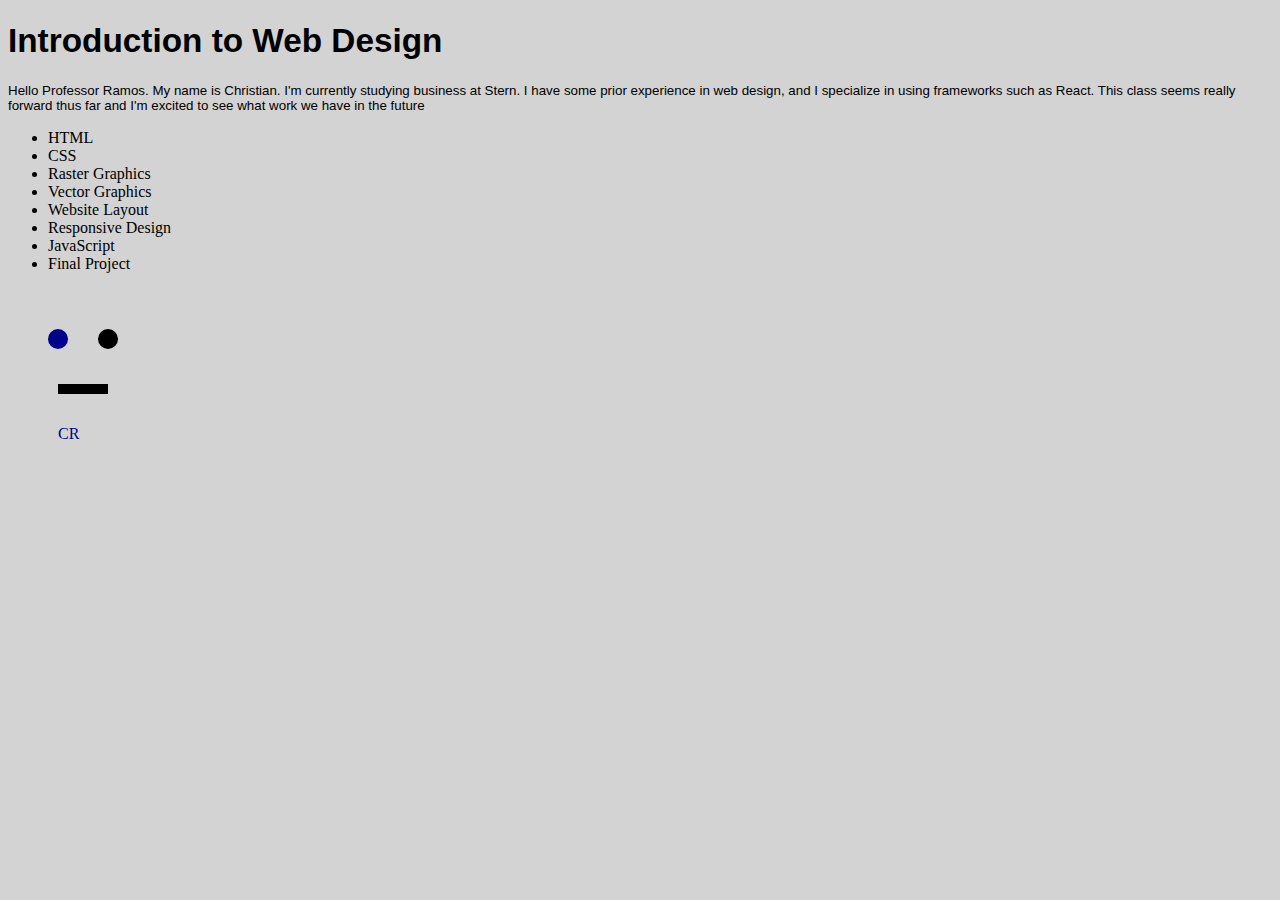
<file: index.html>
<!DOCTYPE html>
<html>

<head>
    <meta charset="utf-8">
    <title>Christian Rosario & SVG Art</title>
    <link href="styles/styles.css" rel="stylesheet">
</head>

<body>
    <h1>Introduction to Web Design</h1>
    <p>Hello Professor Ramos. My name is Christian. I'm currently studying business at Stern. I have some prior experience in
        web design, and I specialize in using frameworks such as React. This class seems really forward thus far and I'm excited
        to see what work we have in the future</p>
    <ul>
        <li>HTML</li>
        <li>CSS</li>
        <li>Raster Graphics</li>
        <li>Vector Graphics</li>
        <li>Website Layout</li>
        <li>Responsive Design</li>
        <li>JavaScript</li>
        <li>Final Project</li>
    </ul>
    <svg width="200" height="200">
        <a href="https://icons8.com/icons/set/left-eye"><circle class="svg-link" cx="50" cy="50" r="10" fill="black"/></a>
        <circle cx="100" cy="50" r="10" fill="black"/>
        <line x1="50" x2="100" y1="100" y2="100" stroke="black" stroke-width="10"/>
        <a href="https://www.sterniag.org/portfolio-team"><text class="svg-link" x="50" y="150">CR</text></a>
    </svg>
</body>

</html>
</file>
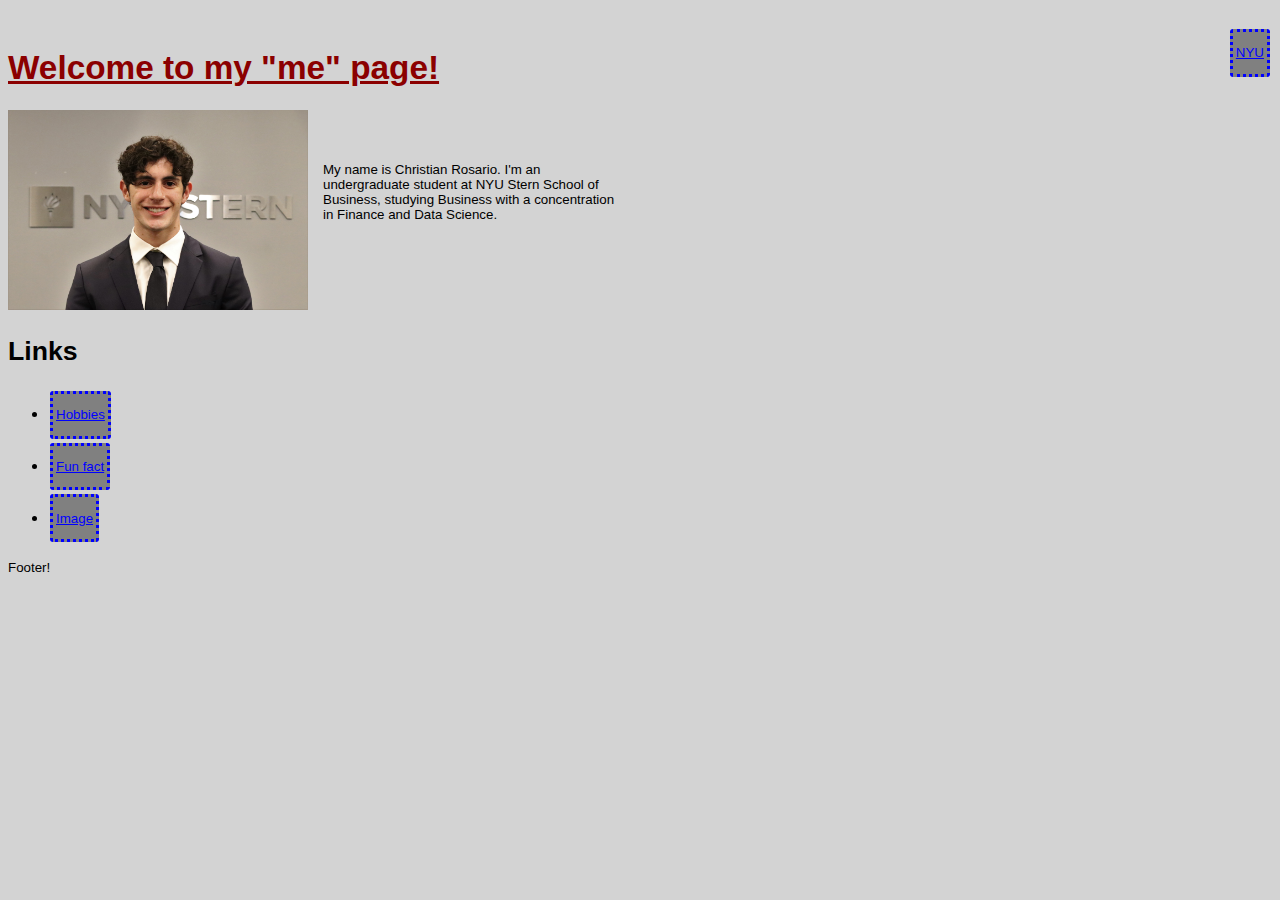
<file: me/index.html>
<!DOCTYPE html>
<html>

<head>
    <meta charset="utf-8">
    <title>About me</title>
    <link href="../styles/styles.css" rel="stylesheet">
    <style type="text/CSS">
        body {
            padding-top: 19px;
        }
        h1 {
            color: darkred;
        }
    </style>
</head>

<body>
    <header><a href="https://www.nyu.edu"><p>NYU</p></a></header>
    <main>
        <div style="">
            <h1 style="text-decoration: underline;">Welcome to my "me" page!</h1>
            <div class="flex">
                <div><img src="img/me.jpg" width="300" height="200" alt="Me"></div>
                <div class="flex-desc"><p id="fixed-text">My name is Christian Rosario. I'm an undergraduate student at NYU Stern School of Business, 
                    studying Business with a concentration in Finance and Data Science.</p></div>
            </div>
            <h2>Links</h2>
            <nav>
                <ul>
                    <li><a href="hobbies.html"><p>Hobbies</p></a></li>
                    <li><a href="fun.html"><p>Fun fact</p></a></li>
                    <li><a href="image.html"><p>Image</p></a></li>
                </ul>
            </nav>
        </div>
    </main>
    <footer><p>Footer!</p></footer>
</body>

</html>
</file>
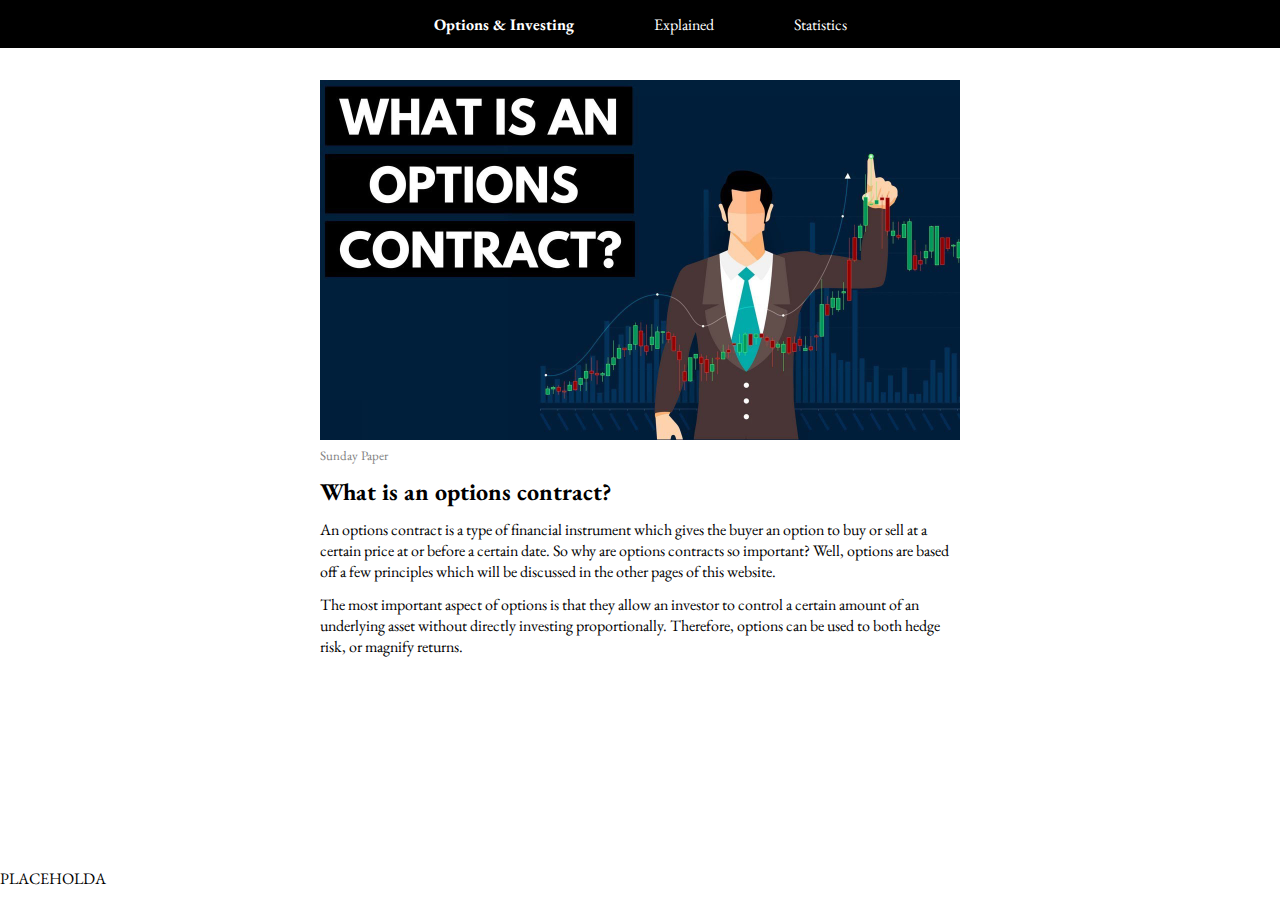
<file: topic/index.html>
<html>
        <head>
            <meta charset="utf-8">
            <meta name="viewport" content="width=device-width, initial-scale=1.0">
            <title>Statistics & Investing</title>
            <link href="../styles/new.css" rel="stylesheet">
            <script src="js/main.js" defer></script>
        </head>
        <body>
            <div class="wrapper-page">
                <div class="header">
                    <div id="home"><a href="../topic/">Options & Investing</a></div>
                    <div><a href="explained.html">Explained</a></div>
                    <div><a href="stats.html">Statistics</a></div>
                </div>
                <main>
                    <div class="body">
                        <div class="thumb"><img srcset="img/thumb-640w.jpg 640w, img/thumb-1280w.jpg 1280w"></img></div>
                        <div><p style="font-size: small; color: gray; padding-top: .5em;" id="time">Source: Who knows?</p></div>
                        <div><h2 style="padding-top: .5em;" id="title">What is an options contract?</h2></div>
                        <div><p>An options contract is a type of financial instrument which gives 
                            the buyer an option to buy or sell at a certain price at or before a certain
                            date. So why are options contracts so important? Well, options are based off a few
                            principles which will be discussed in the other pages of this website.</p></div>
                        <div><p>The most important aspect of options is that they allow an investor to control
                            a certain amount of an underlying asset without directly investing proportionally.
                            Therefore, options can be used to both hedge risk, or magnify returns.
                        </p></div>
                    </div>
                </main>
                <div class="footer"><footer onmousedown="onFooterHover(this)">PLACEHOLDA</footer></div>
            </div>
        </body>
</html>
</file>
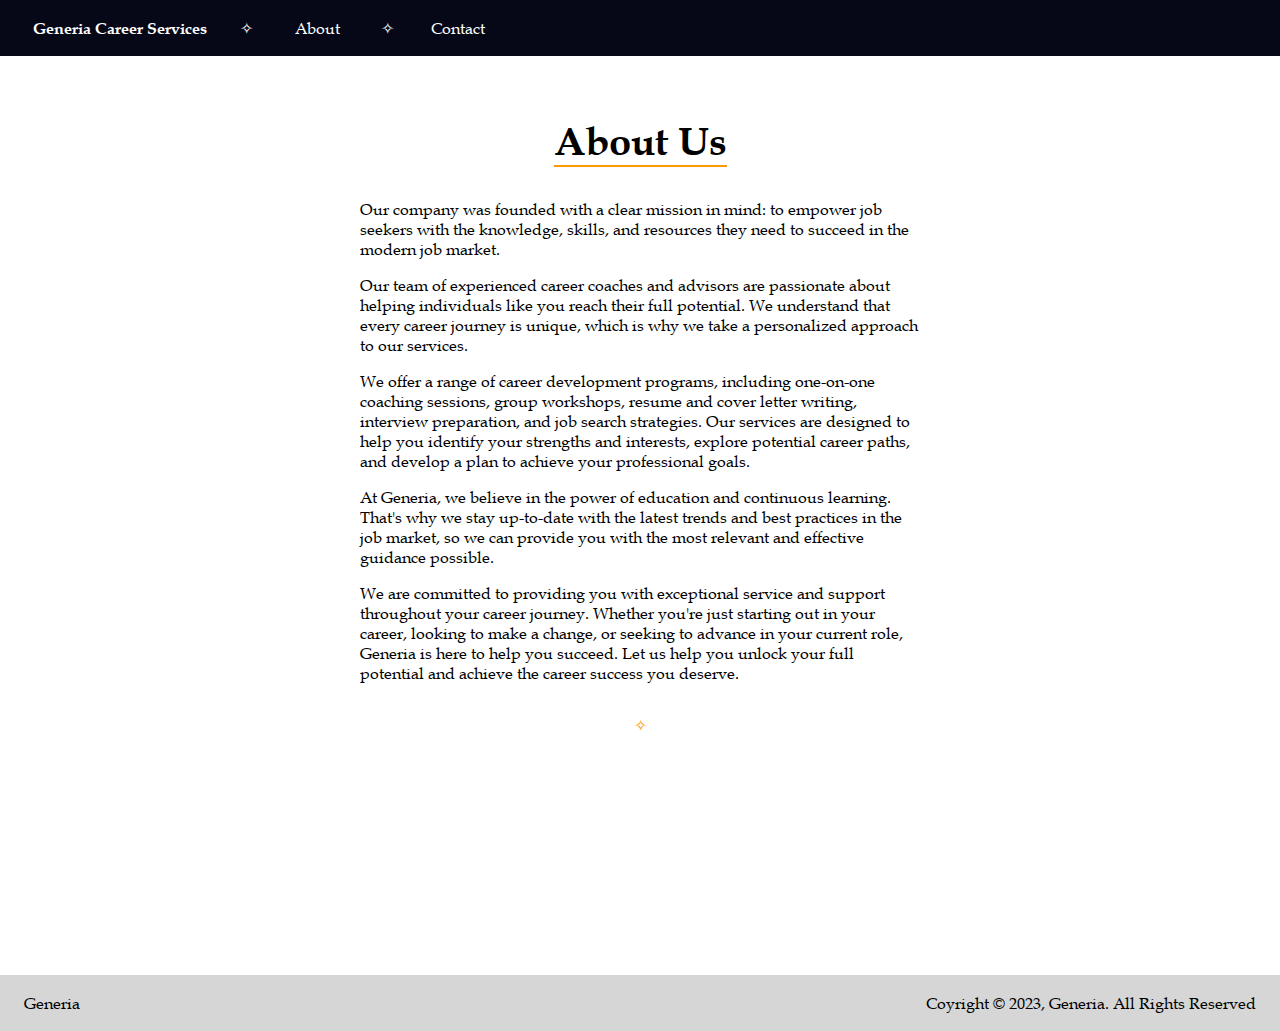
<file: final/about.html>
<!DOCTYPE html>
<html>
<head>
    <meta charset="utf-8">
    <meta name="viewport" content="width=device-width, initial-scale=1.0">
    <title>Christian Rosario & SVG Art</title>
    <link href="styles/styles.css" rel="stylesheet">
</head>
<body>
    <header>
        <div id="navbar">
            <div class="navbar-wide"><a href="index.html">Generia Career Services</a></div>
            <div class="divider"></div>
            <div><a href="about.html">About</a></div>
            <div class="divider"></div>
            <div><a href="contact.html">Contact</a></div>
        </div>
    </header>
    <main>
        <div id="content" style="padding-top: 7em;">
            <span class="heading"><h1>About Us</h1></span>
            <div class="blob">
                <p>Our company was founded with a clear mission in mind: to empower job seekers with the knowledge,
                    skills, and resources they need to succeed in the modern job market.</p>
                    <p>Our team of experienced career coaches and advisors are passionate about
                        helping individuals like you reach their full potential. We understand that
                        every career journey is unique, which is why we take a personalized approach to our services.</p>
                    <p>We offer a range of career development programs, including one-on-one coaching sessions,
                        group workshops, resume and cover letter writing, interview preparation, and job search strategies.
                        Our services are designed to help you identify your strengths and interests, explore potential career paths,
                        and develop a plan to achieve your professional goals.</p>
                    <p>At Generia, we believe in the power of education and continuous learning. That's why we stay up-to-date with
                        the latest trends and best practices in the job market, so we can provide you with the most relevant and
                        effective guidance possible.</p>
                    <p>We are committed to providing you with exceptional service and support throughout your career journey. Whether
                        you're just starting out in your career, looking to make a change, or seeking to advance in your current role,
                        Generia is here to help you succeed. Let us help you unlock your full potential and achieve the career success 
                        you deserve.</p>

            </div>
        </div>
    </main>
    <footer>
        <div id="footer">
            <div>Generia</div>
            <div>Coyright © 2023, Generia. All Rights Reserved</div>
        </div>
    </footer>
</body>
</html>
</file>
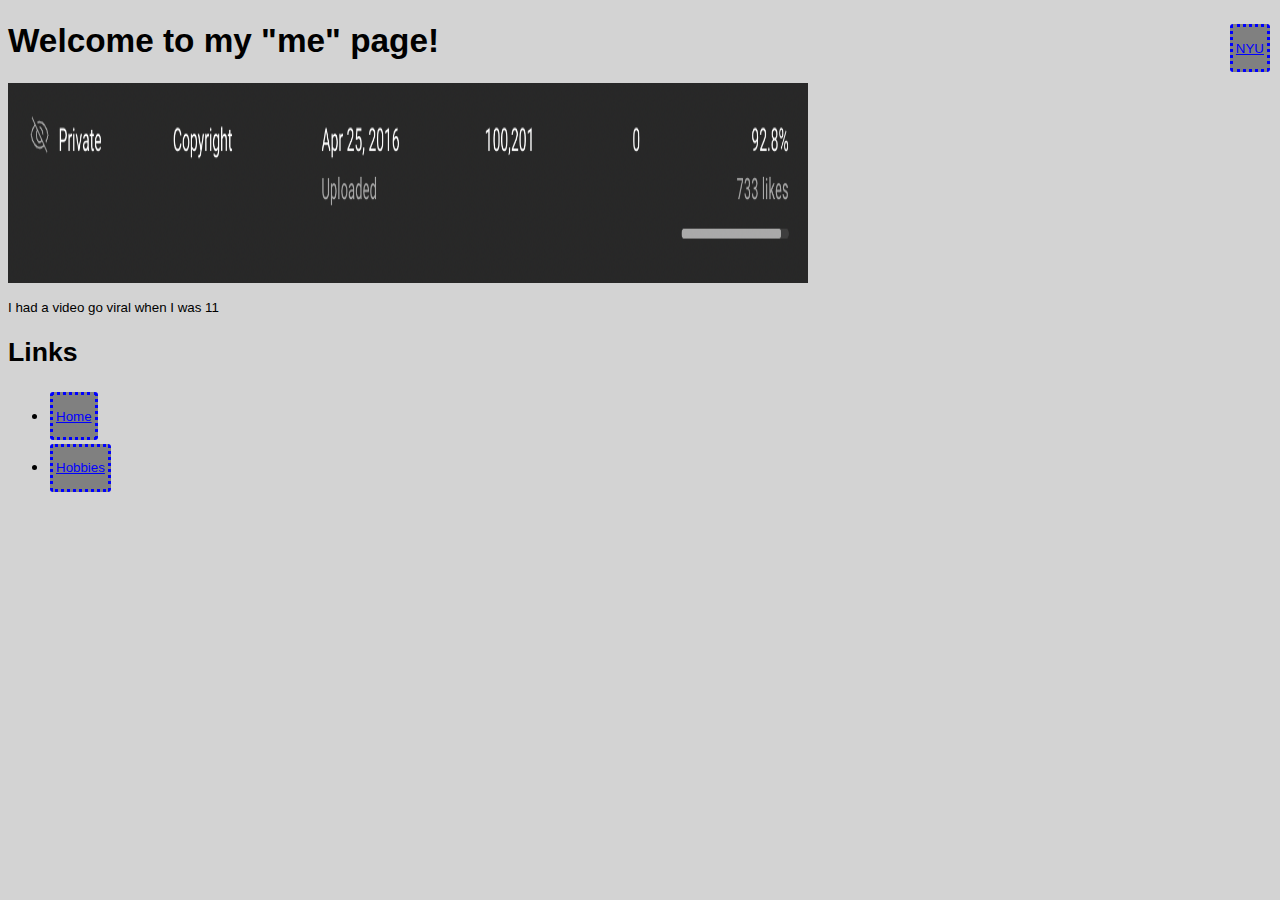
<file: me/fun.html>
<!DOCTYPE html>
<html>

<head>
    <meta charset="utf-8">
    <title>About me</title>
    <link href="../styles/styles.css" rel="stylesheet">
</head>

<body>
    <header><a href="https://www.nyu.edu"><p>NYU</p></a></header>
    <main>
        <div style="">
            <h1>Welcome to my "me" page!</h1>
            <img src="img/viral.png" width="800" height="200" alt="Viral video">
            <p>I had a video go viral when I was 11</p>
            <h2>Links</h2>
            <nav>
                <ul>
                    <li><a href="../me"><p>Home</p></a></li>
                    <li><a href="hobbies.html"><p>Hobbies</p></a></li>
                </ul>
            </nav>
        </div>
    </main>
    <footer></footer>
</body>

</html>
</file>
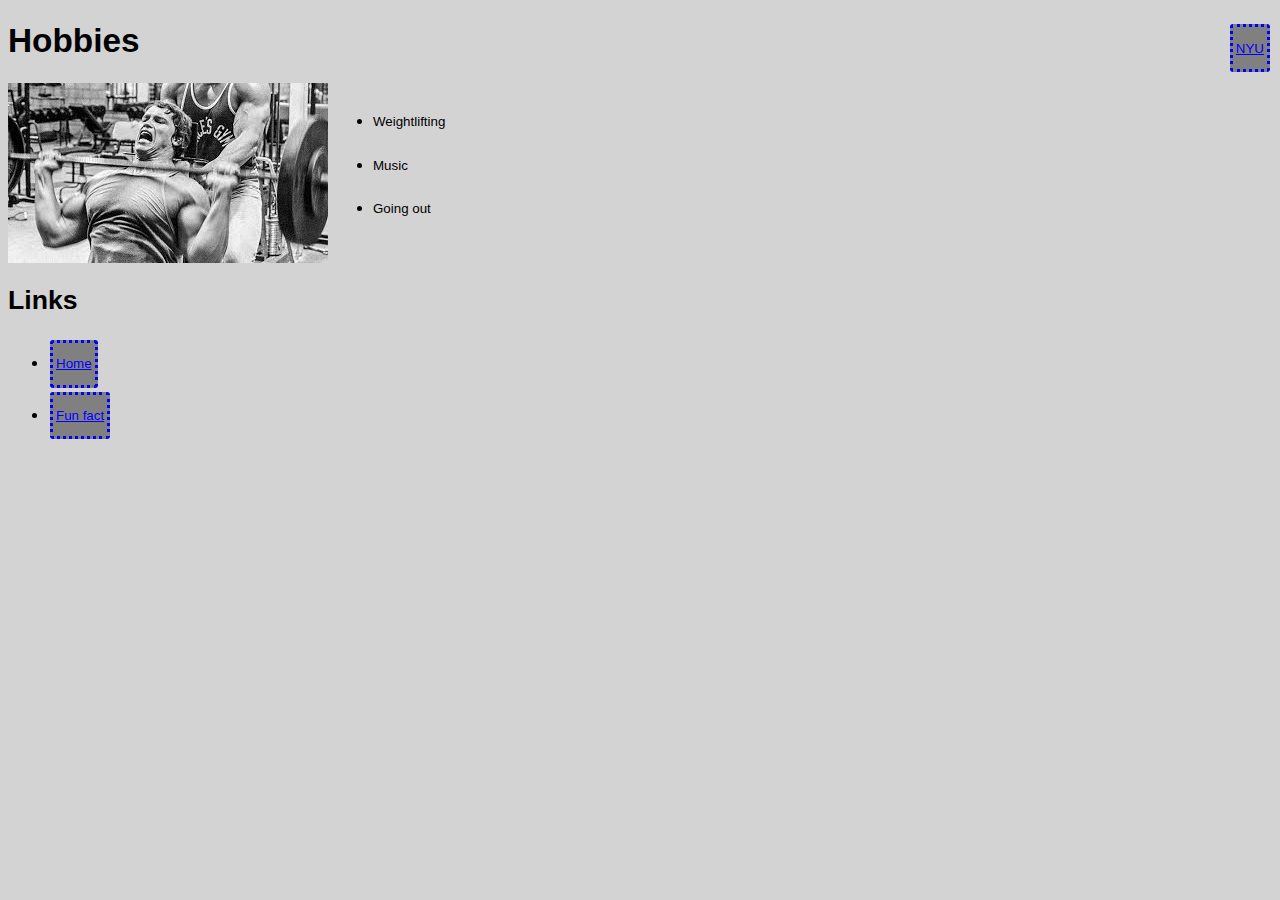
<file: me/hobbies.html>
<!DOCTYPE html>
<html>

<head>
    <meta charset="utf-8">
    <title>About me</title>
    <link href="../styles/styles.css" rel="stylesheet">
</head>

<body>
    <header><a href="https://www.nyu.edu"><p>NYU</p></a></header>
    <main>
        <div>
            <h1>Hobbies</h1>
            <div class="flex">
                <img src="img/arnold.jpg" width="320" height="180" alt="Weightlifting">
                <ul class="flex-desc">
                    <li><p>Weightlifting</p></li>
                    <li><p>Music</p></li>
                    <li><p>Going out</p></li>
                </ul>
            </div>
            <h2>Links</h2>
            <nav>
                <ul>
                    <li><a href="../me"><p>Home</p></a></li>
                    <li><a href="fun.html"><p>Fun fact</p></a></li>
                </ul>
            </nav>
        </div>
    </main>
    <footer></footer>
</body>

</html>
</file>
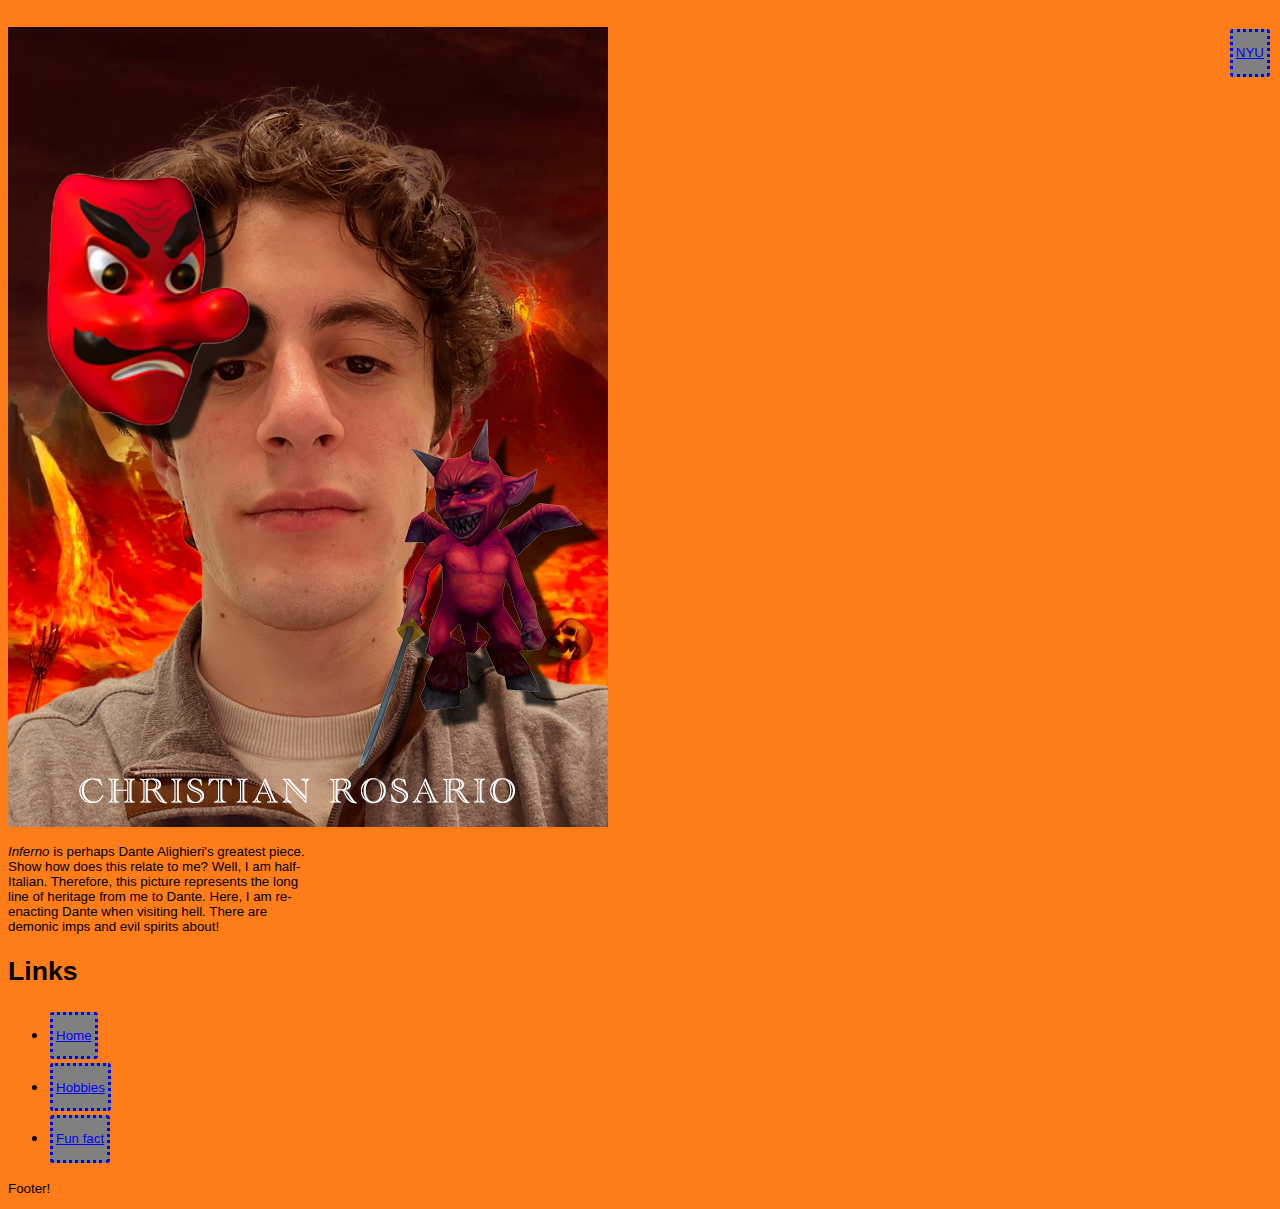
<file: me/image.html>
<!DOCTYPE html>
<html>

<head>
    <meta charset="utf-8">
    <title>About me</title>
    <link href="../styles/styles.css" rel="stylesheet">
    <style type="text/CSS">
        body {
            padding-top: 19px;
        }
        h1 {
            color: darkred;
        }
    </style>
</head>

<body style="background-color: rgba(255,125,25,255);">
    <header><a href="https://www.nyu.edu"><p>NYU</p></a></header>
    <main>
        <img src="img/christian.jpg" width="600" height="800" alt="Christian's Inferno"/>
        <div style="width: 300px;">
        <p><span style="font-style: italic;">Inferno</span> is perhaps Dante Alighieri's greatest piece. Show how does this
         relate to me? Well, I am half-Italian. Therefore, this picture represents the long line of heritage from me to Dante. Here, 
        I am re-enacting Dante when visiting hell. There are demonic imps and evil spirits about!</p></div>
        <h2>Links</h2>
            <nav>
                <ul>
                    <li><a href="../me"><p>Home</p></a></li>
                    <li><a href="hobbies.html"><p>Hobbies</p></a></li>
                    <li><a href="fun.html"><p>Fun fact</p></a></li>
                </ul>
            </nav>
    </main>
    <footer><p>Footer!</p></footer>
</body>

</html>
</file>
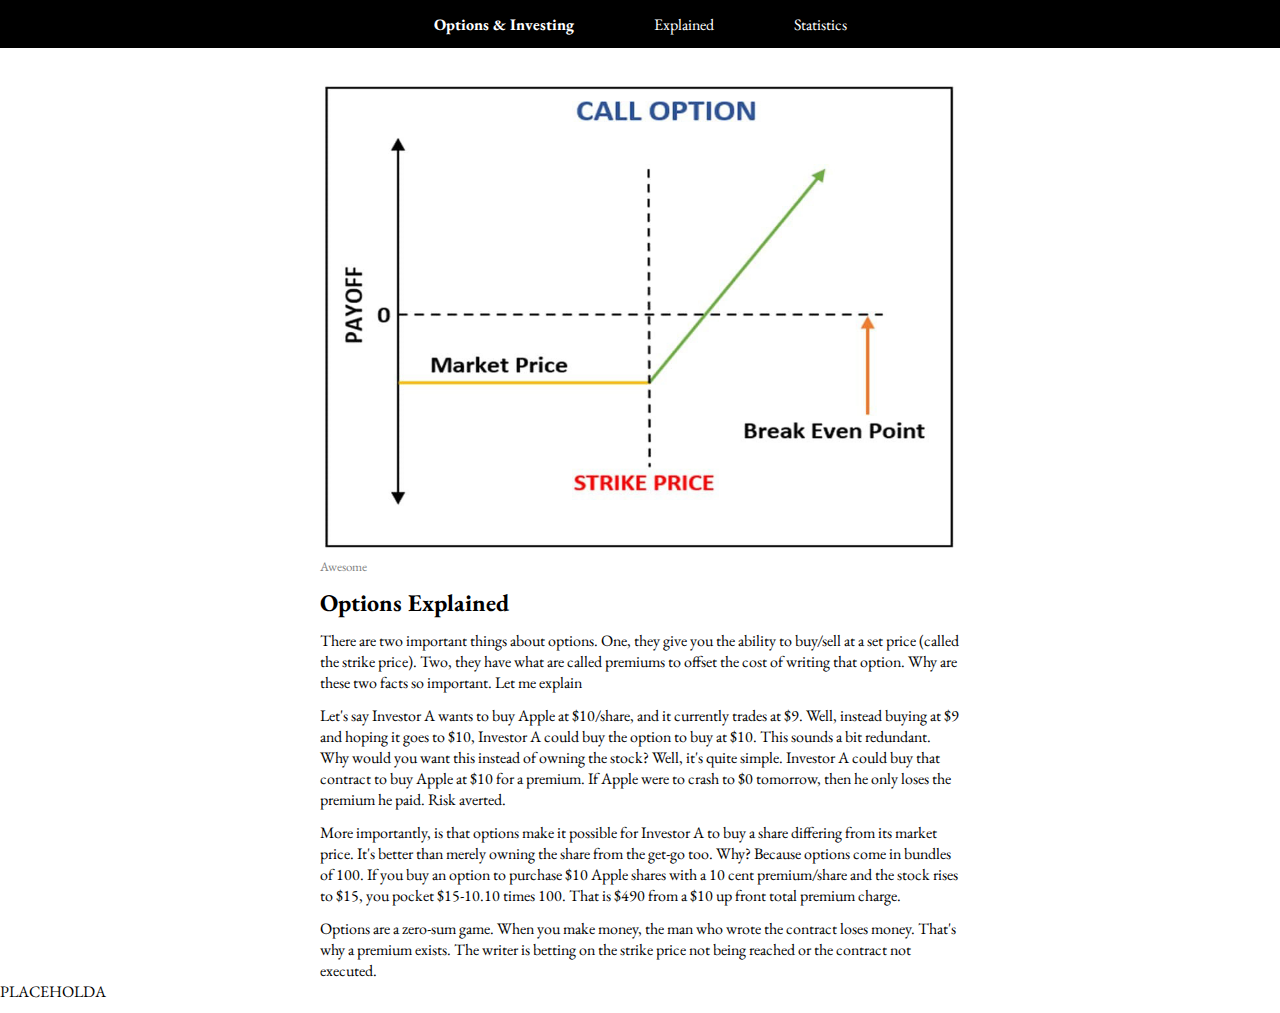
<file: topic/explained.html>
<html>
        <head>
            <meta charset="utf-8">
            <title>Statistics & Investing</title>
            <link href="../styles/new.css" rel="stylesheet">
            <script src="js/main.js"></script>
        </head>
        <body>
            <div class="wrapper-page">
                <div class="header">
                    <div id="home"><a href="../topic/">Options & Investing</a></div>
                    <div><a href="explained.html">Explained</a></div>
                    <div><a href="stats.html">Statistics</a></div>
                </div>
                <main>
                    <div class="body">
                        <div class="thumb"><img srcset="img/strike-488w.jpg 488w, img/strike-975w.jpg 975w"></img></div>
                        <div><p style="font-size: small; color: gray; padding-top: .5em;" id="time">Awesome</p></div>
                        <div><h2 style="padding-top: .5em;" id="title">Options Explained</h2></div>
                        <div><p>There are two important things about options. One, they give you the ability to buy/sell
                            at a set price (called the strike price). Two, they have what are called premiums to offset
                            the cost of writing that option. Why are these two facts so important. Let me explain
                        </p></div>
                        <div><p>Let's say Investor A wants to buy Apple at $10/share, and it currently trades at $9. Well,
                            instead buying at $9 and hoping it goes to $10, Investor A could buy the option to buy at $10.
                            This sounds a bit redundant. Why would you want this instead of owning the stock? Well, it's quite simple.
                            Investor A could buy that contract to buy Apple at $10 for a premium. If Apple were to crash to $0 tomorrow,
                            then he only loses the premium he paid. Risk averted.
                        </p></div>
                        <div><p>More importantly, is that options make it possible for Investor A to buy a share differing from its market
                            price. It's better than merely owning the share from the get-go too. Why? Because options come in bundles of 100. 
                            If you buy an option to purchase $10 Apple shares with a 10 cent premium/share and the stock rises to $15, you
                            pocket $15-10.10 times 100. That is $490 from a $10 up front total premium charge.
                        </p></div>
                        <div><p>Options are a zero-sum game. When you make money, the man who wrote the contract loses money. That's
                            why a premium exists. The writer is betting on the strike price not being reached or the contract not executed.
                        </s></p></div>
                    </div>
                </main>
                <div class="footer"><footer onmousedown="onFooterHover(this)">PLACEHOLDA</footer></div>
            </div>
        </body>
</html>
</file>
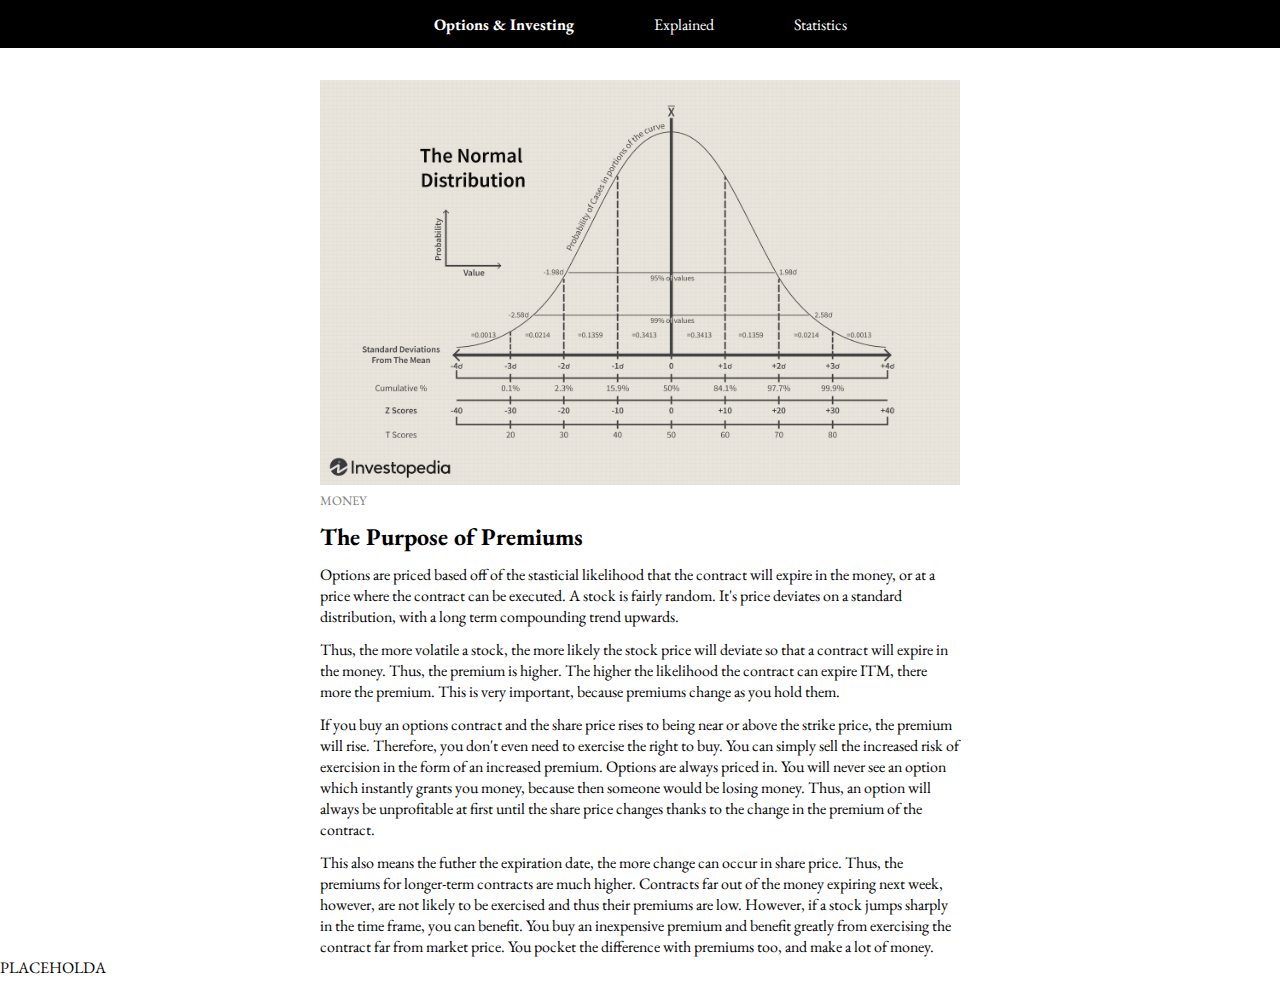
<file: topic/stats.html>
<html>
        <head>
            <meta charset="utf-8">
            <title>Statistics & Investing</title>
            <link href="../styles/new.css" rel="stylesheet">
            <script src="js/main.js"></script>
        </head>
        <body>
            <div class="wrapper-page">
                <div class="header">
                    <div id="home"><a href="../topic/">Options & Investing</a></div>
                    <div><a href="explained.html">Explained</a></div>
                    <div><a href="stats.html">Statistics</a></div>
                </div>
                <main>
                    <div class="body">
                        <div class="thumb"><img srcset="img/norm-750w.jpg 750w, img/norm-1500w.jpg 1500w"></img></div>
                        <div><p style="font-size: small; color: gray; padding-top: .5em;" id="time">MONEY</p></div>
                        <div><h2 style="padding-top: .5em;" id="title">The Purpose of Premiums</h2></div>
                        <div><p>Options are priced based off of the stasticial likelihood that the contract will
                            expire in the money, or at a price where the contract can be executed. A stock is fairly random.
                            It's price deviates on a standard distribution, with a long term compounding trend upwards.
                        </p></div>
                        <div><p>Thus, the more volatile a stock, the more likely the stock price will deviate so that
                            a contract will expire in the money. Thus, the premium is higher. The higher the likelihood the
                            contract can expire ITM, there more the premium. This is very important, because premiums change as
                            you hold them.
                        </p></div>
                        <div><p>If you buy an options contract and the share price rises to being near or above the strike price,
                            the premium will rise. Therefore, you don't even need to exercise the right to buy. You can simply sell
                            the increased risk of exercision in the form of an increased premium. Options are always priced in.
                            You will never see an option which instantly grants you money, because then someone would be losing money.
                            Thus, an option will always be unprofitable at first until the share price changes thanks to the change
                            in the premium of the contract.
                        </p></div>
                        <div><p>This also means the futher the expiration date, the more change can occur in share price. Thus, the premiums
                            for longer-term contracts are much higher. Contracts far out of the money expiring next week, however, are
                            not likely to be exercised and thus their premiums are low. However, if a stock jumps sharply in the time frame,
                            you can benefit. You buy an inexpensive premium and benefit greatly from exercising the contract far
                            from market price. You pocket the difference with premiums too, and make a lot of money.
                        </p></div>
                    </div>
                </main>
                <div class="footer"><footer onmousedown="onFooterHover(this)">PLACEHOLDA</footer></div>
            </div>
        </body>
</html>
</file>
<file: styles/styles.css>
body {
  background-color: lightgrey;
}

header {
  float: right;
}

h1 {
  font-family: Arial, Helvetica, sans-serif;
  font-size: 25pt;
}

h2 {
  font-family: Arial, Helvetica, sans-serif;
  font-size: 20pt;
}

a:link {
  color: blue;
  background-color: gray;
  display: inline-block;
  margin: 2px;
  padding: 0px 3px 0px 3px;
  border: dotted;
  border-radius: 3px;
}

a:visited {
  color: purple;
}

a:active {
  color: darkblue;
}

a:hover {
  color: lightblue;
}

p {
  font-family: Arial, Helvetica, sans-serif;
  font-size: 10pt;
}

.flex {
  display: flex;
  flex-wrap: row wrap;
  width: 100%;
}

.flex-desc {
  display: flex;
  align-items: center;
  width: 300px;
  margin-left: 15px;
}

ul.flex-desc {
  display: flex;
  flex-direction: column;
  align-items: flex-start;
  width: 300px;
  margin-left: 5px;
}

.svg-link {
  fill: darkblue;
}

.svg-link:hover {
  fill: lightblue;
}

.svg-link:active {
  fill: purple;
}

#fixed-text {
  display: block;
  height: 100px;
  overflow: hidden;
}
</file>
<file: styles/new.css>
@font-face {
  font-family: Garamond;
  src: url(garamond.ttf);
}

body {
  margin: 0 0 0 0;
  font-family: Garamond;
}

p {
  margin: 0 0 0 0;
}

h2 {
  margin: 0 0 0 0;
}

.header {
  width: 100%;
  display: flex;
  flex-direction: row;
  justify-content: center;
  align-items: center;
  gap: 4em;
  grid-area: header;
  background: black;
  color: white;
}

.header div a {
  display: flex;
  justify-content: center;
  align-items: center;
  width: min(1fr, 10em);
  height: 100%;
  padding-left: 0.5em;
  padding-right: 0.5em;
}

.header div:hover {
  background: gray;
}

.header #home {
  font-weight: bold;
}

.header a {
  color: white;
  text-decoration: none;
}

.body {
  width: min(100%, 40em);
  display: flex;
  align-items: center;
  grid-area: body;
  flex-direction: column;
  margin-top: 2em;
  margin-left: auto;
  margin-right: auto;
}

.body p {
  padding-top: 0.75em;
}

.body div {
  width: 95%;
  height: 1fr;
}

@media only screen and (min-width: 40em) {
  .body div {
    width: 100%;
  }
}

.body .thumb {
  width: 100%;
}

.body .thumb img {
  width: 100%;
}

.footer {
  grid-area: footer;
}

.wrapper-page {
  display: grid;
  margin: 0 0 0 0;
  width: 100%;
  height: 100%;
  grid-template-rows: 3em 1fr 2em;
  grid-template-areas:
    "header"
    "body"
    "footer";
}
</file>
<file: final/styles/styles.css>
:root {
  --main: #060818;
  --accent: #ff9900;
  --footer: #d6d6d6;

  --img-height: 600px;
  --nav-height: 56px;

  --seperator: "✧";
}

@font-face {
  font-family: "Book Antiqua";
  src: url("../fonts/antiqua.ttf");
}

@font-face {
  font-family: "Book Antiqua";
  src: url("../fonts/antiqua-bold.ttf");
  font-weight: bold;
}

body {
  height: 100%;
  min-height: 100vh;
  display: flex;
  flex-direction: column;
  justify-items: space-between;
  
  font-family: "Book Antiqua";
  margin: 0;
}

h1 {
  margin: 0;
  font-size: 30pt;
}

p {
  font-size: 12pt;
}

main {
  height: 100%;
  flex: 1 0 auto;
}

footer {
  flex: 0 0 auto;
}

a:link {
  text-decoration: none;
}

a:visited {
  color: palevioletred;
}

#home-image {
  position: sticky;
  box-sizing: border-box;
  clear: both;
  top: 0;
  right: 0;
  z-index: -2;
  width: 100%;
  height: var(--img-height);
  overflow: hidden;
}

#home-image #home-title {
  position: absolute;
  background-attachment: fixed;
  background-image: linear-gradient(90deg, #02040f, #02040f00);
  width: 100%;
  height: 100%;
}

#home-image #home-title span {
  z-index: 3;
  color: white;
  display: block;
  position: absolute;
  top: 30%;
  left: 10%;
  right: 50%;
  width: 600px;
  height: auto;
}

#home-image #home-title span h1 {
  font-size: 50pt;
  color: white;
}

#home-image img {
  position: relative;
  z-index: -3;
  height: 100%;
  width: 100%;
  object-fit: cover;
  background-image: url("images/home.jpg");
  user-select: none;
}

#content {
  height: 100%;
  padding-top: 4em;
  display: flex;
  flex-direction: column;
  flex-wrap: nowrap;
  justify-content: center;
  align-items: center;
  background-color: white;
  z-index: 9999;
  border-top: 3pt solid var(--accent);
}

#content::after {
  color: var(--accent);
  content: var(--seperator);
  margin-top: 1em;
}

#navbar {
  position: fixed;
  height: auto;
  width: 100%;
  color: white;
  background-color: var(--main);
  display: flex;
  flex-direction: row;
  align-items: center;
}

#navbar div {
  display: flex;
  width: 5em;
  height: var(--nav-height);
  align-items: center;
  justify-content: center;
  margin-left: 1em;
  margin-right: 1em;
  padding-left: 8px;
  padding-right: 8px;
}

#navbar div a {
  display: flex;
  align-items: center;
  justify-content: center;
  width: 100%;
  height: 100%;
  color: white;
  text-decoration: none;
}

#navbar div:not(.divider):hover {
  background-color: rgba(255, 255, 255, 0.226);
}

#navbar .navbar-wide {
  width: 12em;
  font-weight: bold;
}

#navbar .divider {
  width: auto;
  margin: 0;
  padding: 0;
}

#navbar .divider::after {
  content: var(--seperator);
}

@media screen and (max-width: 500px) {
  :root {
    --nav-height: 160px;
  }
  #navbar {
    flex-direction: column;
    height: var(--nav-height);
  }

  #navbar div {
    width: 100%;
  }

  #navbar .navbar-wide {
    width: 100%;
  }

  #navbar .divider {
    width: 0;
    height: 0;
  }

  #navbar .divider::after {
    content: "";
  }
}

#footer {
  position: relative;
  bottom: 0;
  background-color: var(--footer);
  display: flex;
  width: 100%;
  flex-direction: row;
  justify-content: space-between;
  align-items: center;
  height: var(--nav-height);
  margin-top: 15em;
}

#footer div {
  padding-left: 1.5em;
  padding-right: 1.5em;
}

.heading {
  border-bottom: var(--accent) solid 2px;
  margin-bottom: 1em;
}

.blob {
  width: min(35em, 95%);
}
</file>
